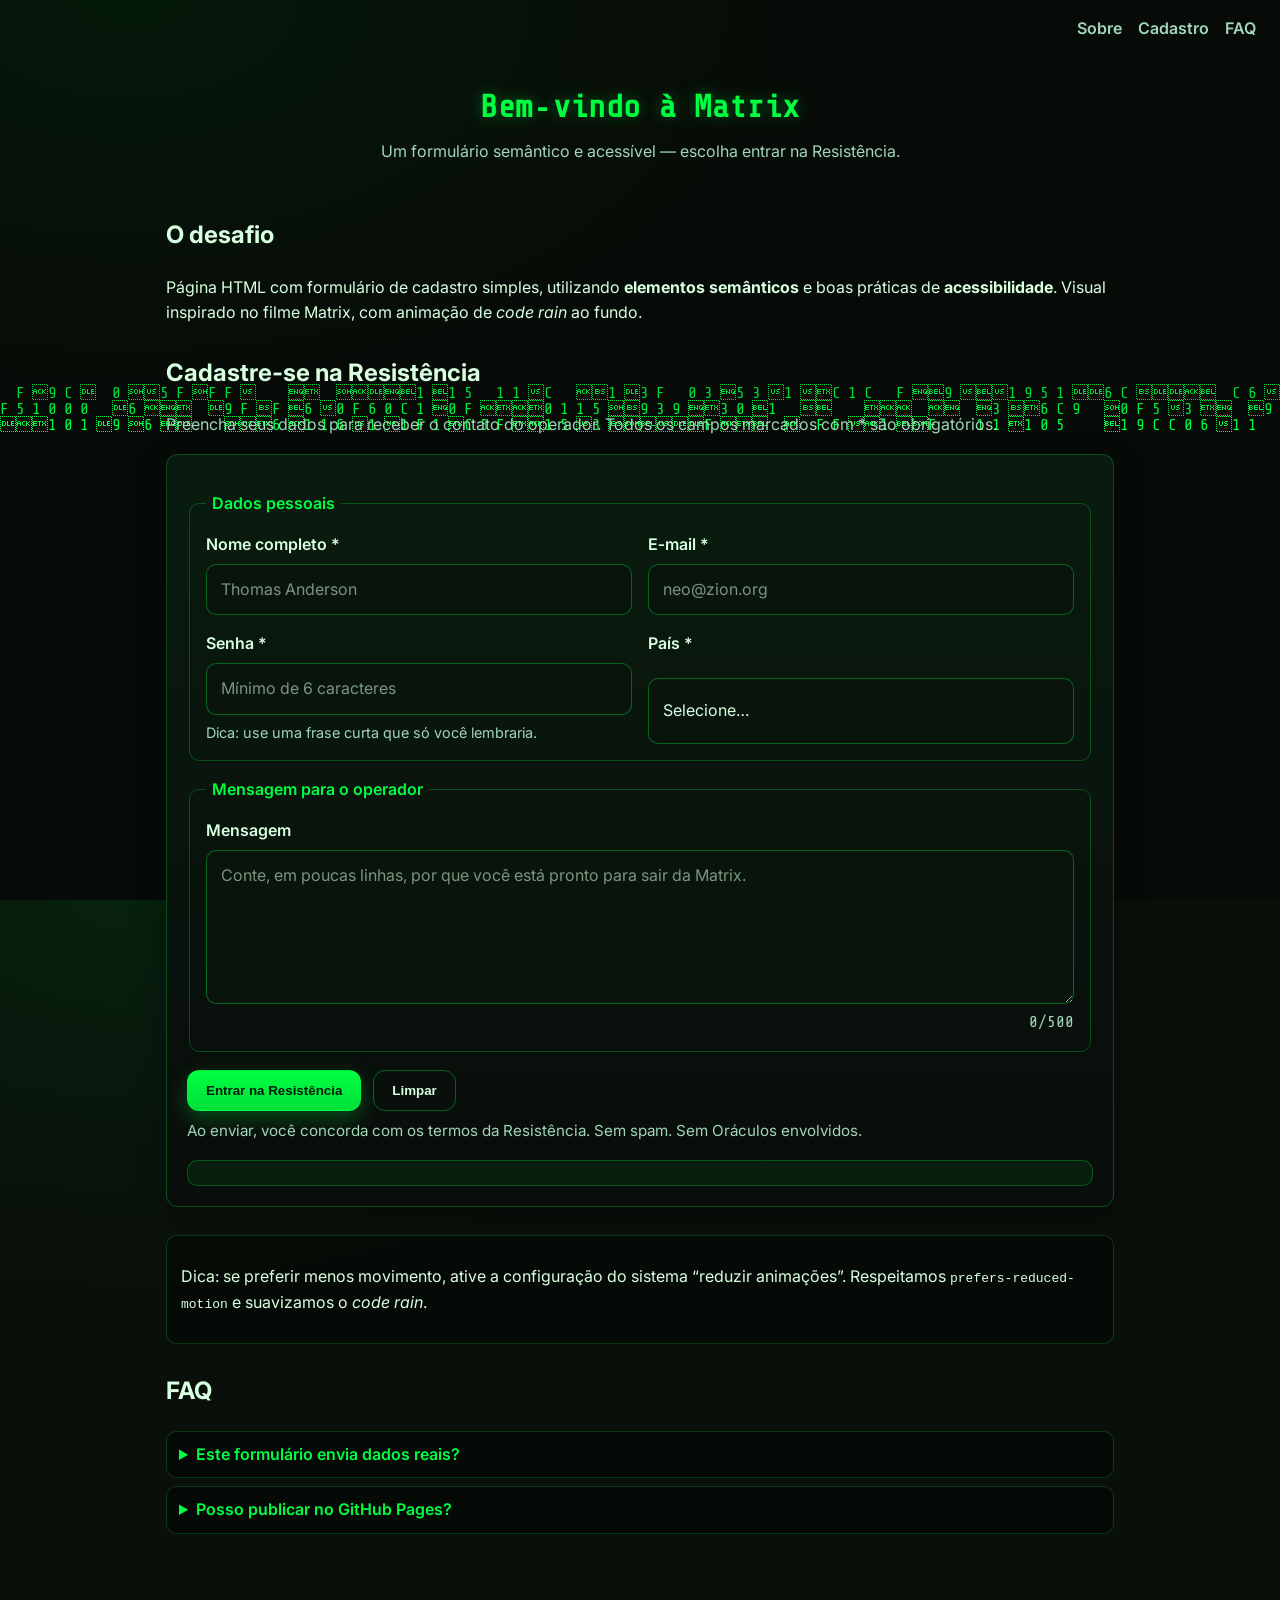
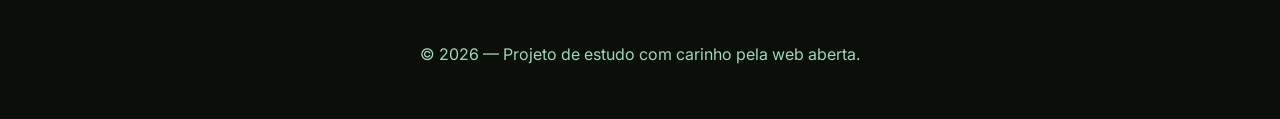
<file: matrix-form/index.html>
<!doctype html>
<html lang="pt-BR">
  <head>
    <meta charset="utf-8" />
    <meta name="viewport" content="width=device-width, initial-scale=1" />
    <meta name="color-scheme" content="dark light" />
    <meta name="theme-color" content="#00ff41" />
    <title>Matrix | Formulário Semântico</title>
    <meta name="description" content="Formulário de cadastro acessível e semântico, com visual inspirado em Matrix, ideal para portfolio." />
    <meta property="og:title" content="Matrix | Formulário Semântico" />
    <meta property="og:description" content="Formulário de cadastro acessível e semântico, com visual Matrix e animação de code rain." />
    <meta property="og:type" content="website" />
    <link rel="preconnect" href="https://fonts.googleapis.com" />
    <link rel="preconnect" href="https://fonts.gstatic.com" crossorigin />
    <link href="https://fonts.googleapis.com/css2?family=Inter:wght@400;600&family=Share+Tech+Mono&display=swap" rel="stylesheet" />
    <link rel="stylesheet" href="./styles.css" />
  </head>
  <body>
    <a class="skip-link" href="#conteudo">Pular para o conteúdo</a>

    <canvas id="matrix-rain" aria-hidden="true"></canvas>

    <header class="site-header" role="banner">
      <nav aria-label="Primária" class="nav">
        <a href="#sobre">Sobre</a>
        <a href="#cadastro">Cadastro</a>
        <a href="#faq">FAQ</a>
      </nav>
      <div class="hero">
        <h1>Bem‑vindo à Matrix</h1>
        <p>Um formulário semântico e acessível — escolha entrar na Resistência.</p>
      </div>
    </header>

    <main id="conteudo" class="container" role="main">
      <section id="sobre" aria-labelledby="titulo-sobre" class="sobre">
        <h2 id="titulo-sobre">O desafio</h2>
        <p>
          Página HTML com formulário de cadastro simples, utilizando <strong>elementos semânticos</strong>
          e boas práticas de <strong>acessibilidade</strong>. Visual inspirado no filme Matrix, com animação de <em>code rain</em> ao fundo.
        </p>
      </section>

      <section id="cadastro" aria-labelledby="titulo-cadastro" class="cadastro">
        <h2 id="titulo-cadastro">Cadastre‑se na Resistência</h2>
        <p class="lead">Preencha seus dados para receber o contato do operador. Todos os campos marcados com * são obrigatórios.</p>

        <form id="form-recrutamento" action="#" method="post" novalidate>
          <fieldset>
            <legend>Dados pessoais</legend>
            <div class="grid">
              <div class="field">
                <label for="nome">Nome completo *</label>
                <input
                  type="text"
                  id="nome"
                  name="nome"
                  inputmode="text"
                  autocomplete="name"
                  placeholder="Thomas Anderson"
                  required
                  pattern=".{2,}"
                  title="Use pelo menos 2 caracteres."
                />
              </div>

              <div class="field">
                <label for="email">E‑mail *</label>
                <input
                  type="email"
                  id="email"
                  name="email"
                  autocomplete="email"
                  placeholder="neo@zion.org"
                  required
                />
              </div>

              <div class="field">
                <label for="senha">Senha *</label>
                <input
                  type="password"
                  id="senha"
                  name="senha"
                  minlength="6"
                  autocomplete="new-password"
                  aria-describedby="hint-senha"
                  placeholder="Mínimo de 6 caracteres"
                  required
                />
                <small id="hint-senha" class="hint">Dica: use uma frase curta que só você lembraria.</small>
              </div>

              <div class="field">
                <label for="pais">País *</label>
                <select id="pais" name="pais" required>
                  <option value="" selected disabled>Selecione…</option>
                  <option value="BR">Brasil</option>
                  <option value="PT">Portugal</option>
                  <option value="US">Estados Unidos</option>
                  <option value="CA">Canadá</option>
                  <option value="JP">Japão</option>
                  <option value="DE">Alemanha</option>
                  <option value="GB">Reino Unido</option>
                  <option value="AU">Austrália</option>
                  <option value="AR">Argentina</option>
                  <option value="ES">Espanha</option>
                </select>
              </div>
            </div>
          </fieldset>

          <fieldset>
            <legend>Mensagem para o operador</legend>
            <div class="field">
              <label for="mensagem">Mensagem</label>
              <textarea
                id="mensagem"
                name="mensagem"
                rows="5"
                maxlength="500"
                placeholder="Conte, em poucas linhas, por que você está pronto para sair da Matrix."
              ></textarea>
              <div class="meta">
                <span class="char-count" aria-live="polite"><span id="count">0</span>/500</span>
              </div>
            </div>
          </fieldset>

          <div class="actions">
            <button type="submit" class="primary">Entrar na Resistência</button>
            <button type="reset" class="ghost">Limpar</button>
          </div>

          <p class="terms">Ao enviar, você concorda com os termos da Resistência. Sem spam. Sem Oráculos envolvidos.</p>

          <output id="feedback" class="feedback" role="status" aria-live="polite"></output>
        </form>
      </section>

      <aside class="aside" aria-label="Dica de acessibilidade">
        <p>
          Dica: se preferir menos movimento, ative a configuração do sistema 
          “reduzir animações”. Respeitamos <code>prefers-reduced-motion</code> e suavizamos o <em>code rain</em>.
        </p>
      </aside>

      <section id="faq" aria-labelledby="titulo-faq" class="faq">
        <h2 id="titulo-faq">FAQ</h2>
        <details>
          <summary>Este formulário envia dados reais?</summary>
          <p>Não. Ele demonstra boas práticas de HTML semântico e validações no cliente — perfeito para portfolio.</p>
        </details>
        <details>
          <summary>Posso publicar no GitHub Pages?</summary>
          <p>Sim! Basta subir este projeto para um repositório e habilitar o Pages apontando para a branch principal.</p>
        </details>
      </section>
    </main>

    <footer class="site-footer" role="contentinfo">
      <p>© <span id="year"></span> — Projeto de estudo com carinho pela web aberta.</p>
    </footer>

    <noscript>
      <div class="noscript">Ative o JavaScript para ver a animação e mensagens de feedback.</div>
    </noscript>

    <script src="./script.js" defer></script>
  </body>
  </html>
</file>
<file: matrix-form/styles.css>
/*
  Matrix Form — estilos principais
  Foco em: semântica, acessibilidade e um visual que remete à Matrix.
*/

:root {
  --bg: #0a0f0a;
  --panel: #0e1411;
  --ink: #d8ffe0;
  --muted: #a1d6b8;
  --accent: #00ff41; /* matrix green */
  --accent-2: #00b368;
  --danger: #ff4060;
  --shadow: 0 10px 30px rgba(0, 0, 0, 0.35);
  --radius: 12px;
}

* { box-sizing: border-box; }

html, body { height: 100%; }

body {
  margin: 0;
  font-family: Inter, system-ui, -apple-system, Segoe UI, Roboto, Ubuntu, Cantarell, Noto Sans, Helvetica Neue, Arial, "Apple Color Emoji", "Segoe UI Emoji";
  line-height: 1.6;
  color: var(--ink);
  background: radial-gradient(1200px 700px at 10% 0%, #07210f 0%, var(--bg) 55%), var(--bg);
}

/* Canvas de fundo (code rain) */
#matrix-rain {
  position: fixed;
  inset: 0;
  width: 100%;
  height: 100%;
  z-index: -1;
}

.skip-link {
  position: absolute;
  left: -9999px;
}
.skip-link:focus {
  left: 12px;
  top: 12px;
  background: #000;
  color: #fff;
  padding: 8px 12px;
  border-radius: 6px;
  outline: 2px solid var(--accent);
}

.nav {
  display: flex;
  gap: 16px;
  justify-content: flex-end;
  padding: 16px 24px;
}
.nav a {
  color: var(--muted);
  text-decoration: none;
  font-weight: 600;
}
.nav a:hover,
.nav a:focus {
  color: var(--accent);
  text-shadow: 0 0 10px rgba(0, 255, 65, 0.5);
}

.site-header .hero {
  text-align: center;
  padding: 24px 16px 8px;
}
.site-header h1 {
  font-family: "Share Tech Mono", ui-monospace, SFMono-Regular, Menlo, Monaco, Consolas, "Liberation Mono", "Courier New", monospace;
  letter-spacing: 0.02em;
  margin: 0 0 6px;
  color: var(--accent);
  text-shadow: 0 0 16px rgba(0, 255, 65, 0.35);
}
.site-header p { margin: 0; color: var(--muted); }

.container { max-width: 980px; margin: 0 auto; padding: 24px 16px 48px; }

.sobre, .cadastro, .faq, .aside {
  margin-block: 16px 28px;
}

.lead { color: var(--muted); }

form {
  background: linear-gradient(180deg, rgba(0, 255, 65, 0.06), rgba(0, 0, 0, 0)) no-repeat,
              linear-gradient(0deg, rgba(0, 0, 0, 0.35), rgba(0, 0, 0, 0.35)) no-repeat,
              var(--panel);
  border: 1px solid rgba(0, 255, 65, 0.25);
  box-shadow: var(--shadow);
  border-radius: var(--radius);
  padding: 20px;
}

fieldset {
  border: 1px solid rgba(0, 255, 65, 0.25);
  border-radius: 10px;
  padding: 16px;
  margin-top: 16px;
}
legend {
  padding: 0 6px;
  color: var(--accent);
  font-weight: 600;
}

.grid {
  display: grid;
  grid-template-columns: repeat(12, 1fr);
  gap: 16px;
}

.field { grid-column: span 6; display: grid; gap: 6px; }
.field label { font-weight: 600; }

input, select, textarea {
  appearance: none;
  width: 100%;
  color: var(--ink);
  background: #09140d;
  border: 1px solid rgba(0, 255, 65, 0.35);
  border-radius: 10px;
  padding: 12px 14px;
  font: inherit;
}

input::placeholder, textarea::placeholder { color: #a8ccae; opacity: 0.7; }

input:focus, select:focus, textarea:focus {
  outline: 2px solid var(--accent);
  outline-offset: 2px;
  box-shadow: 0 0 0 4px rgba(0, 255, 65, 0.15);
}

.hint { color: var(--muted); font-size: 0.9rem; }
.meta { display: flex; justify-content: flex-end; color: var(--muted); font-family: "Share Tech Mono", monospace; }

.actions {
  display: flex;
  gap: 12px;
  margin-top: 18px;
}

button {
  cursor: pointer;
  border-radius: 12px;
  padding: 12px 18px;
  font-weight: 700;
  border: 1px solid rgba(0, 255, 65, 0.35);
  transition: transform 0.06s ease, box-shadow 0.15s ease;
}

button.primary {
  color: #001b0a;
  background: linear-gradient(180deg, var(--accent), #00e03a);
  box-shadow: 0 8px 20px rgba(0, 255, 65, 0.25);
}
button.primary:hover { transform: translateY(-1px); box-shadow: 0 10px 28px rgba(0, 255, 65, 0.35); }

button.ghost {
  background: transparent;
  color: var(--ink);
}
button.ghost:hover { background: rgba(0, 255, 65, 0.06); }

.terms { color: var(--muted); margin-top: 8px; font-size: 0.95rem; }

.feedback {
  display: block;
  margin-top: 16px;
  padding: 12px 14px;
  border-radius: 10px;
  background: rgba(0, 255, 65, 0.07);
  border: 1px solid rgba(0, 255, 65, 0.25);
  min-height: 24px;
}

.noscript {
  background: #110;
  color: #fff;
  padding: 8px 12px;
  text-align: center;
}

.aside {
  background: rgba(0, 0, 0, 0.3);
  border: 1px solid rgba(0, 255, 65, 0.2);
  border-radius: 10px;
  padding: 12px 14px;
}

.faq details {
  background: rgba(0, 0, 0, 0.3);
  border: 1px solid rgba(0, 255, 65, 0.2);
  border-radius: 10px;
  padding: 10px 12px;
  margin-top: 8px;
}
.faq summary { cursor: pointer; font-weight: 600; color: var(--accent); }

.site-footer { text-align: center; color: var(--muted); padding: 16px 0 36px; }

/* Responsividade */
@media (max-width: 800px) {
  .field { grid-column: span 12; }
}

/* Acessibilidade: modo de redução de movimento */
@media (prefers-reduced-motion: reduce) {
  #matrix-rain { display: none; }
  button { transition: none; }
}
</file>
